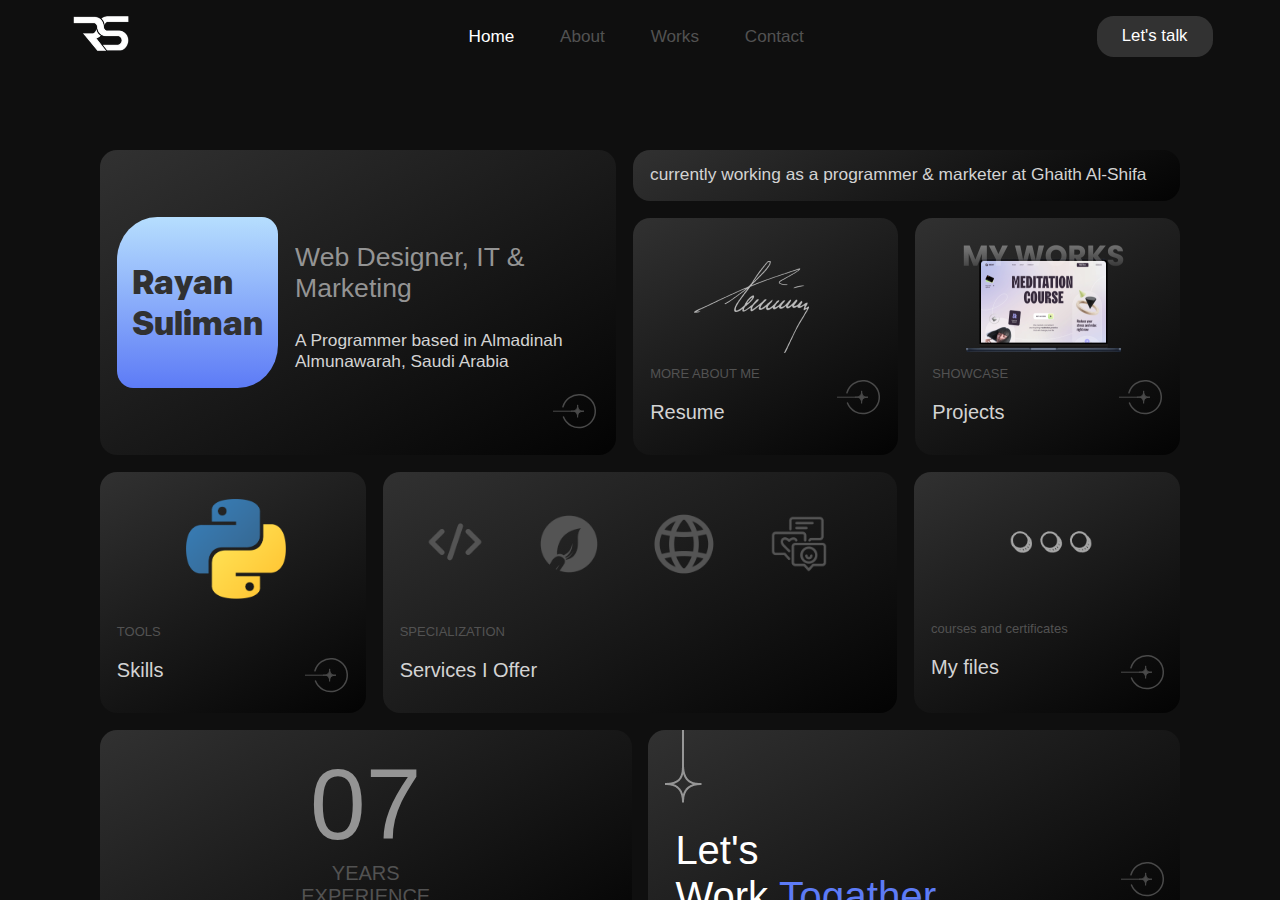
<file: index.html>
<!DOCTYPE html> <html lang="en">
<head>
<meta charset="utf-8"/>
<meta name="author" content="meeda">
<meta name="viewport" content="width=device-width, initial-scale=1.0">
<link rel="stylesheet" href="https://cdnjs.cloudflare.com/ajax/libs/font-awesome/4.7.0/css/font-awesome.min.css">
<title>Rayan Suliman</title>
<meta name="description" content="  Rayan Suliman CV's"/>
<link rel="icon" type="" href="">
<link rel="stylesheet" href="style.css">
<link rel="stylesheet" href="timeline.css">
<link rel="icon" type="image/png" href="files/logo.png">

<!-- Your existing JavaScript libraries or scripts -->

<!-- Modify the following script for coloring the selected menu item -->
<!-- Your existing JavaScript libraries or scripts -->

<!-- Modify the following script for coloring the selected menu item -->
<script>
  document.addEventListener('DOMContentLoaded', function () {
    // Get all menu items
    const menuItems = document.querySelectorAll('.menu a');

    // Add click event listener to each menu item
    menuItems.forEach(item => {
      item.addEventListener('click', function () {
        // Remove 'active' class from all menu items
        menuItems.forEach(item => {
          item.classList.remove('active');
        });

        // Add 'active' class to the clicked menu item
        this.classList.add('active');
      });
    });

    // Set the initial active menu item based on the current page
    const path = window.location.pathname;
    const currentPage = path.substring(path.lastIndexOf('/') + 1);
    
    menuItems.forEach(item => {
      const href = item.getAttribute('href');
      if (currentPage === href || (currentPage === "" && href === "index.html")) {
        item.classList.add('active');
      }
    });
  });
</script>

</head>

<body>
  <div class="black-overlay">

    <header class="head">
      <a href="index.html"><img src="files/logo.png" alt="logo"></a>
      <ul class="menu">
        <li><a href="index.html" class="active">Home</a></li>
        <li><a href="about.html">About</a></li>
        <li><a href="works.html">Works</a></li>
        <li><a href="contact.html">Contact</a></li>
      </ul>
      <a href="contact.html" class="letstalk">Let's talk</a>
    </header>

  <div class="sections">

      <div class="section1">
    <div class="profile">
      <div class="nameback">
      <p class="name">Rayan <br> Suliman</p>
    </div>
      <div class="formore">
        <p class="custome">Web Designer, IT & Marketing</p>
        <p class="intro">A Programmer based in Almadinah Almunawarah, Saudi Arabia</p>
        <a class="morebutton" href="about.html"><img src="files/icon.svg" alt=""></a>
      </div>
    </div>

    <div class="one">

      <div class="latest">
        <p class="moving-text">currently working as a programmer & marketer at Ghaith Al-Shifa</p>
      </div>

    <div class="one_one">
    <div class="formore more ">
      <img src="files/sign.png" alt="sign">
      <div class="morediv">
        <div class="thetwotext">
          <p class="moreaboutme">MORE ABOUT ME</p>
          <p class="moreaboutmer" >Resume</p>
        </div>
        <div class="morebuttondiv">
          <a class="morebutton paddingclass" href="files.html"><img src="files/icon.svg" alt=""></a>
        </div>
      </div>
      

    </div>

    <div class="formore projects">
      <img src="files/my-works.png" alt="sign">
      <div class="morediv">
        <div class="thetwotext">
          <p class="moreaboutme">SHOWCASE</p>
          <p class="moreaboutmer" >Projects</p>
        </div>
        <div class="morebuttondiv">
          <a class="morebutton paddingclass" href="works.html"><img src="files/icon.svg" alt=""></a>
        </div>
      </div>
    </div>

  </div>
  </div>
      </div>
      
      <div class="section2">
        <div class="courses formore">
          <img class="pythonimg" src="files/PYTHON.png" alt="sign">
          <div class="morediv">
            <div class="thetwotext" style="padding-top: 20px;">
              <p class="moreaboutme">TOOLS</p>
              <p class="moreaboutmer" >Skills</p>
            </div>
            <div class="morebuttondiv" style="padding-top: 50px;">
              <a class="morebutton paddingclass" href="about.html"><img src="files/icon.svg" alt=""></a>
            </div>
          </div>

          

        </div>


        <div class="service formore">
          <img class="tollsimg" width="110px" src="files/code.png" alt="">
          <img class="tollsimg" width="110px" src="files/design.png" alt="">
          <img class="tollsimg" width="110px" src="files/it.png" alt="">
          <img class="tollsimg" width="110px"  src="files/marketing.png" alt="">
          <div class="tollsimg" class="morediv">
            <div class="thetwotext" style="padding-top: 20px;">
              <p class="moreaboutme">SPECIALIZATION</p>
              <p class="moreaboutmer" >Services I Offer</p>
            </div>
            <div class="morebuttondiv button" style="padding-top: 30px;">
              <a class="morebutton paddingclass" href="about.html"><img src="files/icon.svg" alt=""></a>
            </div>
          </div>

        </div>





        <div class="social">
          <img style="padding: 40px 0;" class="pythonimg" src="files/ME.png" alt="sign">
          <div class="morediv">
            <div class="thetwotext" style="padding-top: 20px;">
              <p class="moreaboutme">courses and certificates</p>
              <p class="moreaboutmer" > My files</p>
            </div>
            <div class="morebuttondiv" style="padding-top: 50px;">
              <a style="margin-right: 30PX;" class="morebutton paddingclass" href="files.html"><img src="files/icon.svg" alt=""></a>
            </div>
          </div>


        </div>
      </div>

      <div class="section3">
        <div class="exp">

          <p class="theexp1" >07</p>
          <p class="theexp2" >YEARS <br>
            EXPERIENCE</p>

        </div>
    
        <div class="edu">
          <img class="icon2" src="files/icon2.png" alt="">
          <div class="morediv addpadding">
            <div class="thetwotext " ">
              <p>Let's <br> Work <span>Togather</span> </p>
            </div>
            <div class="morebuttondiv" style="padding-top: 30px;">
              <a style="margin-right: 30PX;" class="morebutton paddingclass" href="contact.html"><img src="files/icon.svg" alt=""></a>
            </div>
          </div>

    
        </div>
      </div>
  </div>



  <div class="branches">

    <div class="branch1">
      <div class="profile">
        <div class="nameback">
        <p class="name">Rayan <br> Suliman</p>
      </div>
        <div class="formore">
          <p class="custome">Web Designer, IT & Marketing</p>
          <p class="intro">A Programmer based in Almadinah Almunawarah, Saudi Arabia</p>
          <a class="morebutton" href="about.html"><img src="files/icon.svg" alt=""></a>
        </div>
      </div>
    </div>

    <div class="branch2">
      <div class="latest">
        <p class="moving-text">currently working at Ghaith Al-Shifa</p>
      </div>
    </div>

    <div>
        <div class="formore more ">
          <img src="files/sign.png" alt="sign">
          <div class="morediv">
            <div class="thetwotext">
              <p class="moreaboutme">MORE ABOUT ME</p>
              <p class="moreaboutmer" >Resume</p>
            </div>
            <div class="morebuttondiv">
              <a class="morebutton paddingclass" href="files.html"><img src="files/icon.svg" alt=""></a>
            </div>
          </div>
        
      </div>
    </div>

    <div>
      <div class="formore more22 ">
        <img src="files/my-works.png" alt="sign">
        <div class="morediv">
          <div class="thetwotext">
            <p class="moreaboutme">SHOWCASE</p>
            <p class="moreaboutmer" >Projects</p>
          </div>
          <div class="morebuttondiv">
            <a class="morebutton paddingclass" href="works.html"><img src="files/icon.svg" alt=""></a>
          </div>
        </div>
      
    </div>
  </div>



  <div>
    <div class="formore more22 ">
      <img style="padding: 40px 0;" class="pythonimg" src="files/ME.png" alt="sign">
      <div class="morediv">
        <div class="thetwotext" style="padding-top: 20px;">
          <p class="moreaboutme">courses and certificates</p>
          <p class="moreaboutmer" > My files</p>
        </div>
        <div class="morebuttondiv" style="padding-top: 30px;">
          <a style="margin-right: 30PX;" class="morebutton paddingclass" href="files.html"><img src="files/icon.svg" alt=""></a>
        </div>
      </div>
    
  </div>
  </div>


  <div>
    <div class="exp">
  
      <p class="theexp1" >07</p>
      <p class="theexp2" >YEARS <br>
        EXPERIENCE</p>
  
    </div>
  </div>
  
  <div>
    <div class="edu">
      <img class="icon2" src="files/icon2.png" alt="">
      <div class="morediv addpadding">
        <div class="thetwotext2 " ">
          <p>Let's <br> Work <span>Togather</span> </p>
        </div>
        <div class="morebuttondiv" style="padding-top: 30px;">
          <a style="margin-right: 65PX;" class="morebutton paddingclass" href="contact.html"><img src="files/icon.svg" alt=""></a>
        </div>
      </div>


    </div>
</div>





  </div>
    <footer>
        <a class="lastlogo" href="index2.html"><img src="files/logo.png" alt="logo"></a>
      <p>© All rights reserved by <a href="index.html">rayansily</a></p>
  </footer>
</div>
</body>

<script src="script.js"></script>
</file>
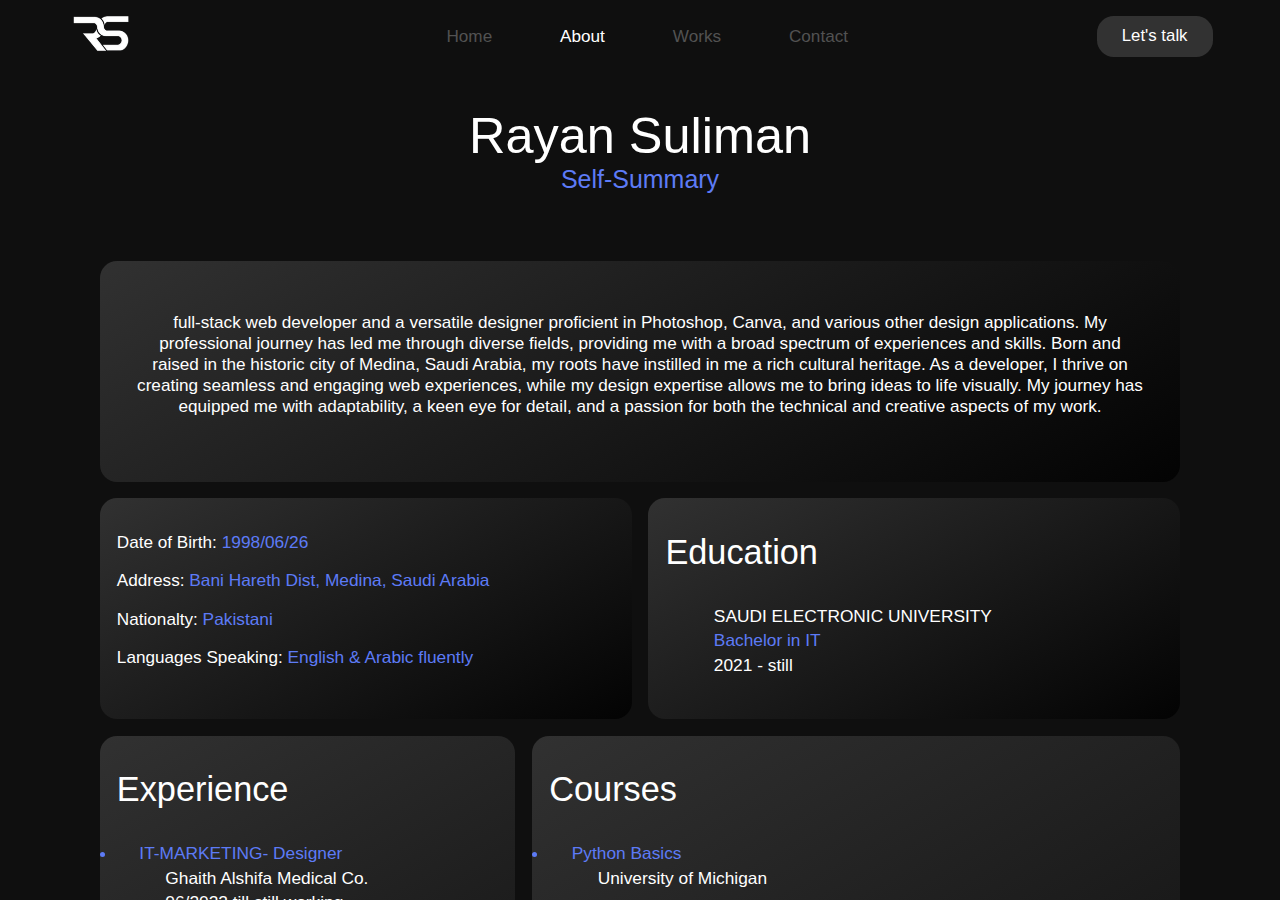
<file: about.html>
<!DOCTYPE html> <html lang="en">
<head>
<meta charset="utf-8"/>
<meta name="author" content="meeda">
<meta name="viewport" content="width=device-width, initial-scale=1.0">
<link rel="stylesheet" href="https://cdnjs.cloudflare.com/ajax/libs/font-awesome/4.7.0/css/font-awesome.min.css">
<title>Rayan Suliman</title>
<meta name="description" content="  Rayan Suliman CV's"/>
<link rel="icon" type="" href="">
<link rel="stylesheet" href="style.css">
<link rel="stylesheet" href="about.css">
<link rel="stylesheet" href="timeline.css">
<link rel="icon" type="image/png" href="files/logo.png">


  <!-- Modify the following script for coloring the selected menu item -->
  <script>
    document.addEventListener('DOMContentLoaded', function () {
      // Get all menu items
      const menuItems = document.querySelectorAll('.menu a');
  
      // Add click event listener to each menu item
      menuItems.forEach(item => {
        item.addEventListener('click', function () {
          // Remove 'active' class from all menu items
          menuItems.forEach(item => {
            item.classList.remove('active');
          });
  
          // Add 'active' class to the clicked menu item
          this.classList.add('active');
        });
      });
  
      // Set the initial active menu item based on the current page
      const path = window.location.pathname;
      const currentPage = path.substring(path.lastIndexOf('/') + 1);
      
      menuItems.forEach(item => {
        const href = item.getAttribute('href');
        if (currentPage === href || (currentPage === "" && href === "index.html")) {
          item.classList.add('active');
        }
      });
    });
  </script>
</head>

<body>
  <div class="black-overlay">

    <header class="head">
        <a href="index.html"><img src="files/logo.png" alt="logo"></a>
        <ul class="menu">
          <li><a href="index.html">Home</a></li>
          <li><a href="about.html">About</a></li>
          <li><a href="works.html">Works</a></li>
          <li><a href="contact.html">Contact</a></li>
        </ul>
        <a href="contact.html" class="letstalk">Let's talk</a>

      </header>


  <div class="sections">

    <div class="headtext">
    <p>Rayan Suliman</p>
    <p class="self">Self-Summary</p>
    </div>
    
    <div class="section4">
        <div class="ext">

          <p>full-stack web developer and a versatile designer proficient in Photoshop, Canva, and various other design applications. My professional journey has led me through diverse fields, providing me with a broad spectrum of experiences and skills. Born and raised in the historic city of Medina, Saudi Arabia, my roots have instilled in me a rich cultural heritage. As a developer, I thrive on creating seamless and engaging web experiences, while my design expertise allows me to bring ideas to life visually. My journey has equipped me with adaptability, a keen eye for detail, and a passion for both the technical and creative aspects of my work.</p>

        </div>
    
      </div>





      <div class="section3">
        <div class="exd">
        <p>Date of Birth: <span>1998/06/26</span>  </p>
        <p>Address: <span>Bani Hareth Dist, Medina, Saudi Arabia</span>  </p>
        <p>Nationalty: <span>Pakistani</span>  </p>
        <p>Languages Speaking: <span>English & Arabic fluently</span>  </p>


        </div>
    
        <div class="edr">
            <div class="up">
                <p>Education</p>
            </div>
            <div class="down">
                <p>SAUDI ELECTRONIC UNIVERSITY</p>
                <p class="Bachelor">Bachelor in IT</p>
                <p>2021 - still</p>
            </div>
    

    
        </div>
      </div>
    
      <div class="section3">
        
        <div class="edff">
            <div class="up">
                <p>Experience</p>
            </div>
            <div class="down">
                <li>IT-MARKETING- Designer</li>
                <p>Ghaith Alshifa Medical  Co.</p>
                <p>06/2022 till still working</p>
                <br>
                <li>General Supervisor</li>
                <p>Green Grove Soil Factory</p>
                <p>10/2019 till 12/2021</p>
                <br>
                <li>General Supervisor</li>
                <p>Safeer Almutajirah</p>
                <p>10/2017 till 09/2019</p>
            </div>
            <div class="up">
                <p>Skills</p>
            </div>
            <div >
                <li>Python</li>
                <br>
                <li>HTML - CSS - JS</li>
                <br>
                <li>Designing</li>
                <br>
                <li>DataBase</li>
            </div>
            
    
        </div>
    
        <div class="edf">
            <div class="up">
                <p>Courses</p>
            </div>
            <div class="down">
                <li>Python Basics</li>
                <p>University of Michigan</p>
                <br>
                <li>Python Classes and Inheritance</li>
                <p>University of Michigan</p>
                <br>
                <li>Python Functions, Files, and Dictionaries</li>
                <p>University of Michigan</p>
                <br>
                <li>Data Collection and Processing with Python</li>
                <p>University of Michigan</p>
                <br>
                <li>Linear Algebra for Machine Learning and Data Science</li>
                <p>University of Michigan</p>
                <br>
                <li>Calculus for Machine Learning and Data Science</li>
                <p>University of Michigan</p>
                <br>
                <li>Probability & Statistics for Machine Learning & Data Science</li>
                <p>University of Michigan</p>
                <br>
                <li>English Advanced Course</li>
                <p>English and Chinese center</p>

            </div>
    

    
        </div>
      </div>


      <div class="section3">
        <div class="projects">
            <div class="up">
                <p>Projects</p>
            </div>
        <div class="downprojects">
            <div class="project1">
                <img src="files/small-logo.png" alt="">
                <p> Realestate  system</p>
            </div>
            <div class="project1">
                <img src="files/ghaith.png" alt="">
                <p>Medical webapp </p>
            </div>
            <div class="project1">
                <img src="files/logo.png" alt="">
                <p>Personal website </p>
            </div>
        </div>

        </div>
    
        <div class="edu">
          <img class="icon2" src="files/icon2.png" alt="">
          <div class="morediv addpadding">
            <div class="thetwotext " ">
              <p>Let's <br> Work <span>Togather</span> </p>
            </div>
            <div class="morebuttondiv" style="padding-top: 30px;">
              <a style="margin-right: 30PX;" class="morebutton paddingclass" href="contact.html"><img src="files/icon.svg" alt=""></a>
            </div>
          </div>

    
        </div>
      </div>


      
  </div>




<div class="branches">


    <div class="headtext">
    <p>Rayan Suliman</p>
    <p class="self">Self-Summary</p>
    </div>
    
    <div class="aboutdiv">

          <p>full-stack web developer and a versatile designer proficient in Photoshop, Canva, and various other design applications. My professional journey has led me through diverse fields, providing me with a broad spectrum of experiences and skills. Born and raised in the historic city of Medina, Saudi Arabia, my roots have instilled in me a rich cultural heritage. As a developer, I thrive on creating seamless and engaging web experiences, while my design expertise allows me to bring ideas to life visually. My journey has equipped me with adaptability, a keen eye for detail, and a passion for both the technical and creative aspects of my work.</p>
    
      </div>





      <div class="aboutdiv">
        <p>Date of Birth: <span class="coloring">1998/06/26</span>  </p>
        <p>Address: <span class="coloring">Bani Hareth Dist, Medina, Saudi Arabia</span>  </p>
        <p>Nationalty: <span class="coloring">Pakistani</span>  </p>
        <p>Languages Speaking: <span class="coloring">English & Arabic fluently</span>  </p>


      </div>
    

      <div class="aboutdiv">
    
            <div class="up">
                <p>Education</p>
            </div>
            <div class="down">
                <p>SAUDI ELECTRONIC UNIVERSITY</p>
                <p class="Bachelor">Bachelor in IT</p>
                <p>2021 - still</p>    

        </div>
      </div>






      <div class="aboutdiv">
        
            <div class="up">
                <p>Experience</p>
            </div>
            <div class="down">
                <li>IT-MARKETING- Designer</li>
                <p>Ghaith Alshifa Medical  Co.</p>
                <p>06/2022 till still working</p>
                <br>
                <li>General Supervisor</li>
                <p>Green Grove Soil Factory</p>
                <p>10/2019 till 12/2021</p>
                <br>
                <li>General Supervisor</li>
                <p>Safeer Almutajirah</p>
                <p>10/2017 till 09/2019</p>
            </div>
            <div class="up">
                <p>Skills</p>
            </div>
            <div >
                <li>Python</li>
                <br>
                <li>HTML - CSS - JS</li>
                <br>
                <li>Designing</li>
                <br>
                <li>DataBase</li>
            </div>
            
    
        </div>
    


      <div class="aboutdiv ">
  
    
            <div class="up">
                <p>Courses</p>
            </div>
            <div class="down ">
                <li>Python Basics</li>
                <p>University of Michigan</p>
                <br>
                <li>Python Classes and Inheritance</li>
                <p>University of Michigan</p>
                <br>
                <li>Python Functions, Files, and Dictionaries</li>
                <p>University of Michigan</p>
                <br>
                <li>Data Collection and Processing with Python</li>
                <p>University of Michigan</p>
                <br>
                <li>Linear Algebra for Machine Learning and Data Science</li>
                <p>University of Michigan</p>
                <br>
                <li>Calculus for Machine Learning and Data Science</li>
                <p>University of Michigan</p>
                <br>
                <li>Probability & Statistics for Machine Learning & Data Science</li>
                <p>University of Michigan</p>
                <br>
                <li>English Advanced Course</li>
                <p>English and Chinese center</p>

            </div>
    

    
      </div>




      <div class="aboutdiv">
            <div class="up">
                <p>Projects</p>
            </div>
        <div class="downprojects">
            <div class="project1">
                <img src="files/small-logo.png" alt="">
                <p> Realestate  system</p>
            </div>
            <div class="project1">
                <img src="files/ghaith.png" alt="">
                <p>Medical webapp </p>
            </div>
            <div class="project1">
                <img src="files/logo.png" alt="">
                <p>Personal website </p>
            </div>
        </div>

    
      </div>


      <div>
        <div class="edu">
          <img class="icon2" src="files/icon2.png" alt="">
          <div class="morediv addpadding">
            <div class="thetwotext2 " ">
              <p>Let's <br> Work <span>Togather</span> </p>
            </div>
            <div class="morebuttondiv" style="padding-top: 30px;">
              <a style="margin-right: 65PX;" class="morebutton paddingclass" href="contact.html"><img src="files/icon.svg" alt=""></a>
            </div>
          </div>
    
    
        </div>
    </div>


      


</div>


    <footer>
      <p>© All rights reserved by <a href="index.html">rayansily</a></p>
  </footer>
</div>
</body>

<script src="script.js"></script>
</file>
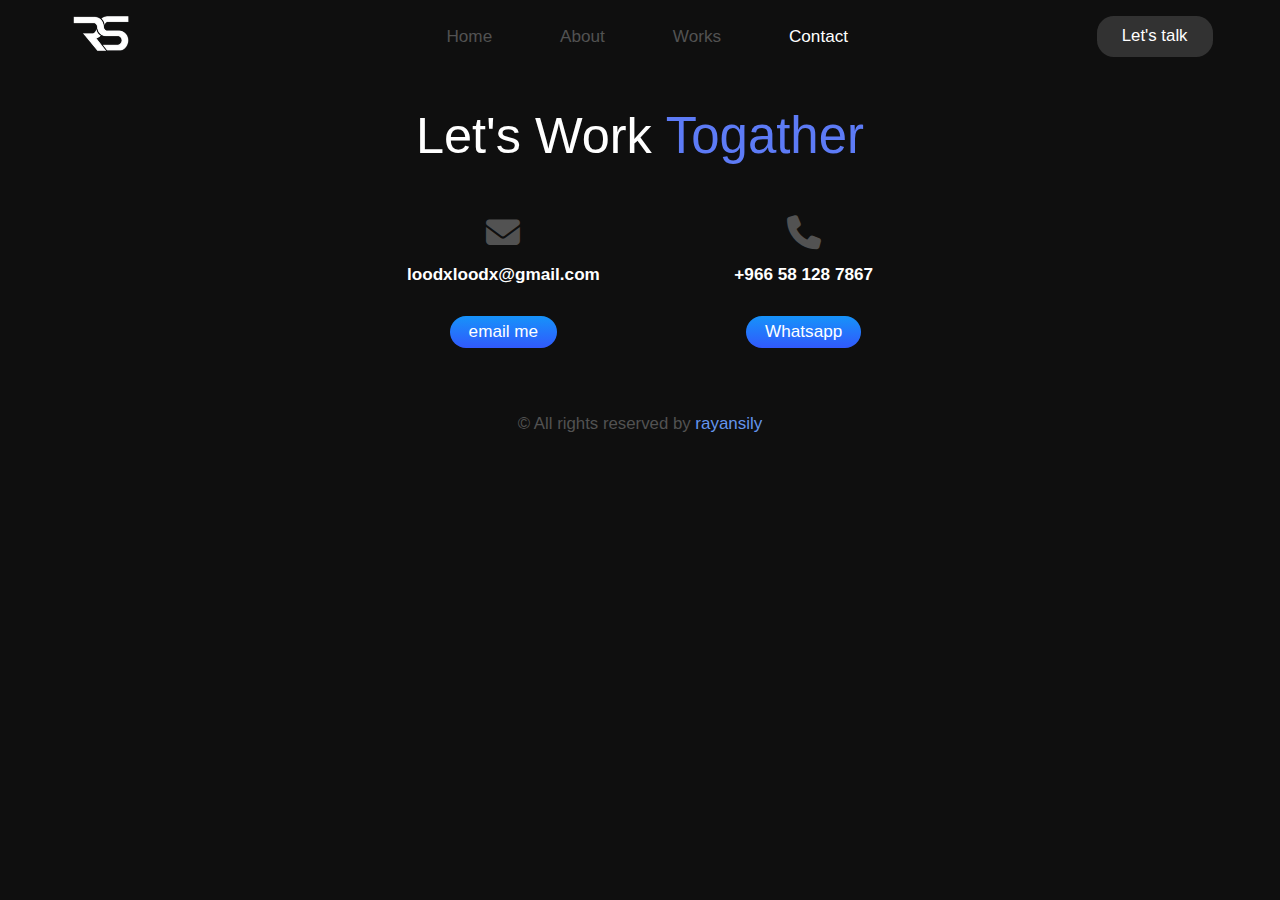
<file: contact.html>
<!DOCTYPE html> <html lang="en">
<head>
<meta charset="utf-8"/>
<meta name="author" content="meeda">
<meta name="viewport" content="width=device-width, initial-scale=1.0">
<link rel="stylesheet" href="https://cdnjs.cloudflare.com/ajax/libs/font-awesome/4.7.0/css/font-awesome.min.css">
<title>Rayan Suliman</title>
<meta name="description" content="  Rayan Suliman CV's"/>
<link rel="icon" type="" href="">
<link rel="stylesheet" href="style.css">
<link rel="stylesheet" href="about.css">
<link rel="stylesheet" href="timeline.css">
<link rel="icon" type="image/png" href="files/logo.png">
<link rel="stylesheet" href="https://cdnjs.cloudflare.com/ajax/libs/font-awesome/6.4.0/css/all.min.css">
<link rel="stylesheet" href="https://cdnjs.cloudflare.com/ajax/libs/font-awesome/4.7.0/css/font-awesome.min.css">




  <!-- Modify the following script for coloring the selected menu item -->
  <script>
    document.addEventListener('DOMContentLoaded', function () {
      // Get all menu items
      const menuItems = document.querySelectorAll('.menu a');
  
      // Add click event listener to each menu item
      menuItems.forEach(item => {
        item.addEventListener('click', function () {
          // Remove 'active' class from all menu items
          menuItems.forEach(item => {
            item.classList.remove('active');
          });
  
          // Add 'active' class to the clicked menu item
          this.classList.add('active');
        });
      });
  
      // Set the initial active menu item based on the current page
      const path = window.location.pathname;
      const currentPage = path.substring(path.lastIndexOf('/') + 1);
      
      menuItems.forEach(item => {
        const href = item.getAttribute('href');
        if (currentPage === href || (currentPage === "" && href === "index.html")) {
          item.classList.add('active');
        }
      });
    });
  </script>
</head>

<body>
  <div class="black-overlay">

    <header class="head">
        <a href="index.html"><img src="files/logo.png" alt="logo"></a>
        <ul class="menu">
          <li><a href="index.html">Home</a></li>
          <li><a href="about.html">About</a></li>
          <li><a href="works.html">Works</a></li>
          <li><a href="contact.html">Contact</a></li>
        </ul>
        <a href="contact.html" class="letstalk">Let's talk</a>

      </header>


  <div class="sections">

    <div class="headtext">
        <p>Let's Work <span>Togather</span>  </p>
    </div>

    <div class="contact">

        <div class="contact1">
            <i class="fa-solid fa-envelope fa-2xl" style="color: #525252;"></i>
            <h2>loodxloodx@gmail.com</h2>
            <a target="_blank" class="code" href="mailto:loodxloodx@gmail.com"> email me </a>

        </div>

        <div class="contact1">
            <i class="fa-solid fa-phone fa-2xl" style="color: #525252;"></i>
            <h2>+966 58 128 7867</h2>
            <a target="_blank" class="code" href="https://wa.me/+966581287867">Whatsapp</a>
        </div>

    </div>


  </div>





  <div class="branches">
    <div class="headtext letswork1">
      <p class="letswork">Let's Work <span>Togather</span>  </p>
  </div>

  <div class="contact">

      <div class="contact1">
          <i class="fa-solid fa-envelope fa-2xl" style="color: #525252;"></i>
          <h2>loodxloodx@gmail.com</h2>
          <a target="_blank" class="code" href="mailto:loodxloodx@gmail.com"> email me </a>

      </div>

      <div class="contact1">
          <i class="fa-solid fa-phone fa-2xl" style="color: #525252;"></i>
          <h2>+966 58 128 7867</h2>
          <a target="_blank" class="code" href="https://wa.me/+966581287867">Whatsapp</a>
      </div>

  </div>
  </div>
    <footer>
      <p>© All rights reserved by <a href="index.html">rayansily</a></p>
  </footer>
</div>
</body>

<script src="script.js"></script>
</file>
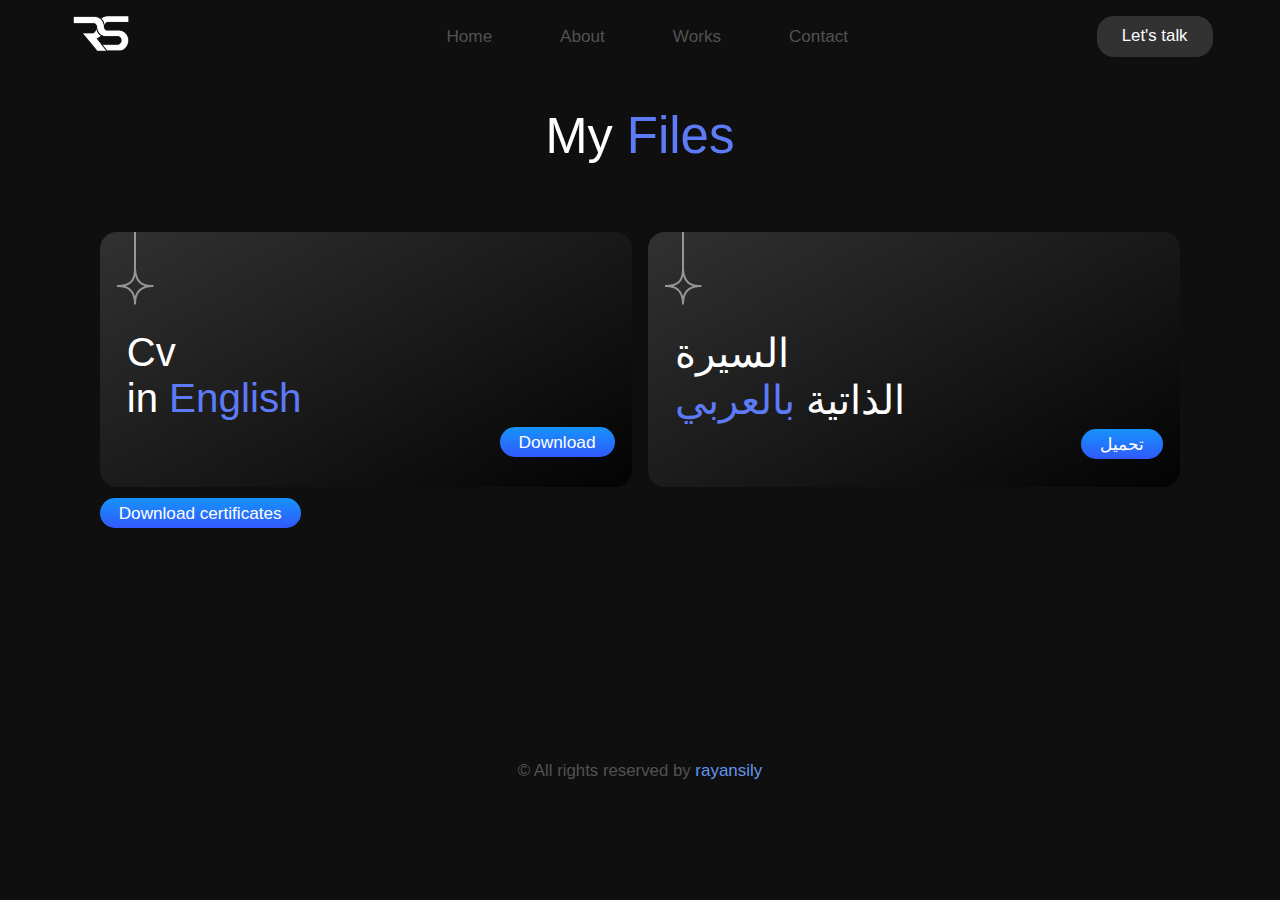
<file: files.html>
<!DOCTYPE html> <html lang="en">
<head>
<meta charset="utf-8"/>
<meta name="author" content="meeda">
<meta name="viewport" content="width=device-width, initial-scale=1.0">
<link rel="stylesheet" href="https://cdnjs.cloudflare.com/ajax/libs/font-awesome/4.7.0/css/font-awesome.min.css">
<title>Rayan Suliman</title>
<meta name="description" content="  Rayan Suliman CV's"/>
<link rel="icon" type="" href="">
<link rel="stylesheet" href="style.css">
<link rel="stylesheet" href="about.css">
<link rel="stylesheet" href="timeline.css">
<link rel="icon" type="image/png" href="files/logo.png">


  <!-- Modify the following script for coloring the selected menu item -->
  <script>
    document.addEventListener('DOMContentLoaded', function () {
      // Get all menu items
      const menuItems = document.querySelectorAll('.menu a');
  
      // Add click event listener to each menu item
      menuItems.forEach(item => {
        item.addEventListener('click', function () {
          // Remove 'active' class from all menu items
          menuItems.forEach(item => {
            item.classList.remove('active');
          });
  
          // Add 'active' class to the clicked menu item
          this.classList.add('active');
        });
      });
  
      // Set the initial active menu item based on the current page
      const path = window.location.pathname;
      const currentPage = path.substring(path.lastIndexOf('/') + 1);
      
      menuItems.forEach(item => {
        const href = item.getAttribute('href');
        if (currentPage === href || (currentPage === "" && href === "index.html")) {
          item.classList.add('active');
        }
      });
    });
  </script>
</head>

<body>
  <div class="black-overlay">

    <header class="head">
        <a href="index.html"><img src="files/logo.png" alt="logo"></a>
        <ul class="menu">
          <li><a href="index.html">Home</a></li>
          <li><a href="about.html">About</a></li>
          <li><a href="works.html">Works</a></li>
          <li><a href="contact.html">Contact</a></li>
        </ul>
        <a href="contact.html" class="letstalk">Let's talk</a>

      </header>


  <div class="sections">

    <div class="headtext">
    <p>My <span>Files</span>  </p>
    </div>
    


      <div class="section3">
        <div class="edu1">
            <img class="icon2" src="files/icon2.png" alt="">
            <div class="morediv addpadding">
              <div class="thetwotext " ">
                <p>Cv <br> in <span>English</span> </p>
              </div>
              

            </div>
            <div dir="rtl" class="codediv">
                <a target="_blank"  href="files/CV.pdf" class="code">Download</a>
              </div>
      
          </div>

          <div class="edu1">
            <img class="icon2" src="files/icon2.png" alt="">
            <div class="morediv addpadding">
              <div class="thetwotext " ">
                <p>السيرة<br> الذاتية <span>بالعربي</span> </p>
              </div>

            </div>
            <div style="padding-bottom: 10em;"  dir="rtl" class="codediv">
                <a target="_blank"   href="files/سيرة ذاتية.pdf" class="code">تحميل</a>
              </div>
  
      
          </div>

          
      
  </div>

<div class="download">
    <div  style="padding-bottom: 10em;"   class="codediv">
        <a target="_blank"   href="files/cer.pdf" class="code">Download certificates</a>
      </div>
</div>



</div>

<div class="branches">
  <div class="headtext">
    <p>My <span>Files</span>  </p>
    </div>
    





  <div>
    <div class="edu">
      <img class="icon2" src="files/icon2.png" alt="">
      <div class="morediv addpadding">
        <div class="thetwotext " ">
          <p>Cv <br> in <span>English</span> </p>
        </div>
        <div class="morebuttondiv" style="padding-top: 30px;">
          <a style="margin-right: 65PX;" class="morebutton paddingclass" href="files/CV.pdf"><img src="files/icon.svg" alt=""></a>
        </div>
      </div>


    </div>
</div>



<div>
  <div class="edu">
    <img class="icon2" src="files/icon2.png" alt="">
    <div class="morediv addpadding">
      <div class="thetwotext " ">
        <p>السيرة<br> الذاتية <span>بالعربي</span> </p>
      </div>
      <div class="morebuttondiv" style="padding-top: 30px;">
        <a style="margin-right: 65PX;" class="morebutton paddingclass" href="files/سيرة ذاتية.pdf"><img src="files/icon.svg" alt=""></a>
      </div>
    </div>


  </div>
</div>





<div class="download">
    <div  style="padding-bottom: 2em;"   class="codediv">
        <a target="_blank"   href="files/cer.pdf" class="code">Download certificates</a>
      </div>
</div>
</div>








<footer>
<p>© All rights reserved by <a href="index.html">rayansily</a></p>
</footer>
</body>

<script src="script.js"></script>
</file>
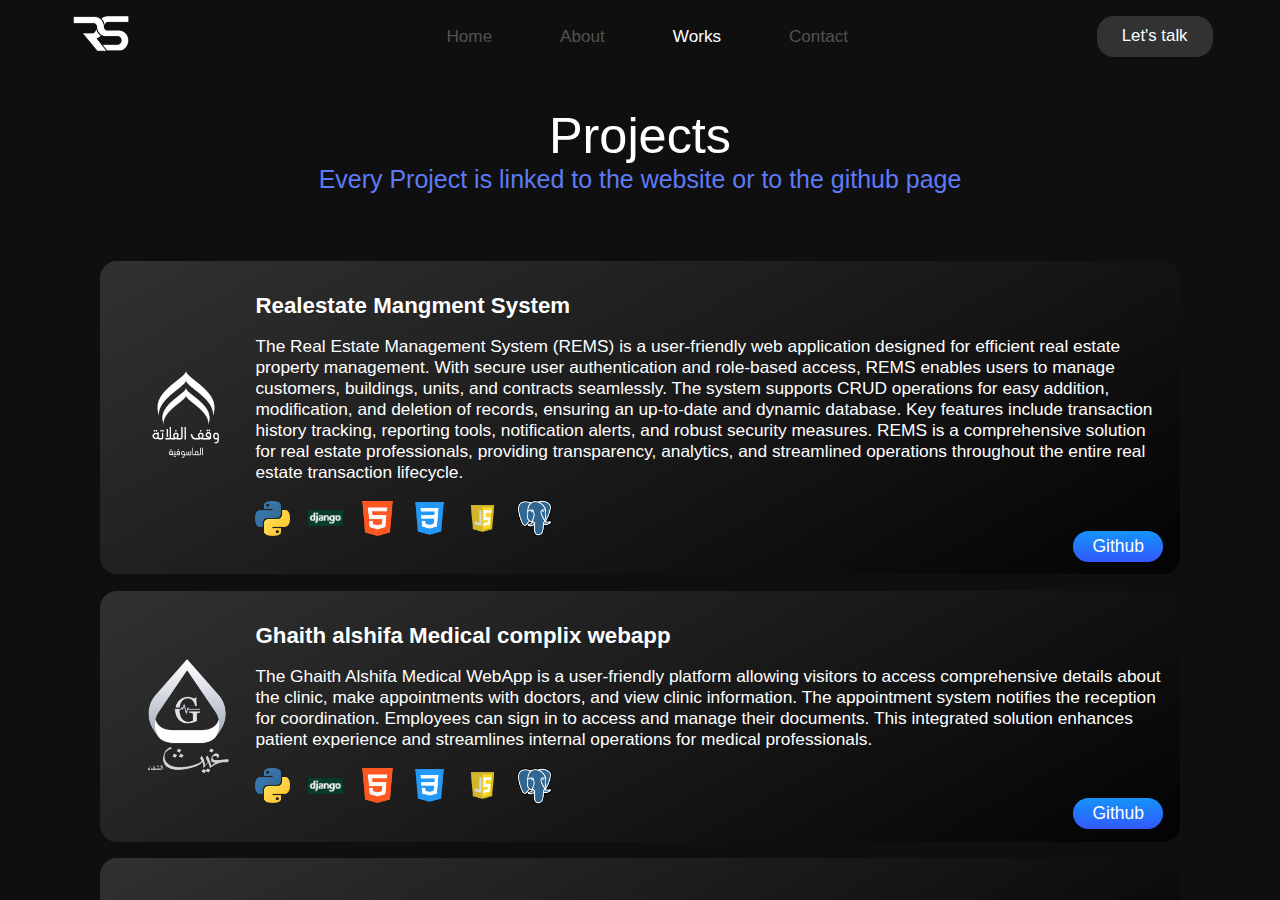
<file: works.html>
<!DOCTYPE html> <html lang="en">
<head>
<meta charset="utf-8"/>
<meta name="author" content="meeda">
<meta name="viewport" content="width=device-width, initial-scale=1.0">
<link rel="stylesheet" href="https://cdnjs.cloudflare.com/ajax/libs/font-awesome/4.7.0/css/font-awesome.min.css">
<title>Rayan Suliman</title>
<meta name="description" content="  Rayan Suliman CV's"/>
<link rel="icon" type="" href="">
<link rel="stylesheet" href="style.css">
<link rel="stylesheet" href="about.css">
<link rel="stylesheet" href="timeline.css">
<link rel="icon" type="image/png" href="files/logo.png">


  <!-- Modify the following script for coloring the selected menu item -->
  <script>
    document.addEventListener('DOMContentLoaded', function () {
      // Get all menu items
      const menuItems = document.querySelectorAll('.menu a');
  
      // Add click event listener to each menu item
      menuItems.forEach(item => {
        item.addEventListener('click', function () {
          // Remove 'active' class from all menu items
          menuItems.forEach(item => {
            item.classList.remove('active');
          });
  
          // Add 'active' class to the clicked menu item
          this.classList.add('active');
        });
      });
  
      // Set the initial active menu item based on the current page
      const path = window.location.pathname;
      const currentPage = path.substring(path.lastIndexOf('/') + 1);
      
      menuItems.forEach(item => {
        const href = item.getAttribute('href');
        if (currentPage === href || (currentPage === "" && href === "index.html")) {
          item.classList.add('active');
        }
      });
    });
  </script>
</head>

<body>
  <div class="black-overlay">

    <header class="head">
        <a href="index.html"><img src="files/logo.png" alt="logo"></a>
        <ul class="menu">
          <li><a href="index.html">Home</a></li>
          <li><a href="about.html">About</a></li>
          <li><a href="works.html">Works</a></li>
          <li><a href="contact.html">Contact</a></li>
        </ul>
        <a href="contact.html" class="letstalk">Let's talk</a>

      </header>


  <div class="sections">

    <div class="headtext">
    <p>Projects</p>
    <p class="self">Every Project is linked to the website or to the github page</p>
    </div>

      <div class="section3">
        <div class="proj">

            <div class="imgdiv">
                <img src="files/small-logo.png" alt="">
            </div>

            <div class="textdiv">
                <h1>Realestate Mangment System</h1>
                <p>The Real Estate Management System (REMS) is a user-friendly web application designed for efficient real estate property management. With secure user authentication and role-based access, REMS enables users to manage customers, buildings, units, and contracts seamlessly. The system supports CRUD operations for easy addition, modification, and deletion of records, ensuring an up-to-date and dynamic database. Key features include transaction history tracking, reporting tools, notification alerts, and robust security measures. REMS is a comprehensive solution for real estate professionals, providing transparency, analytics, and streamlined operations throughout the entire real estate transaction lifecycle.</p>
                <div class="tools">
                    <img src="files/PYTHON.png" alt="PYTHON">
                    <img src="files/django-logo-negative.png" alt="django">
                    <img src="files/html.png" alt="html">
                    <img src="files/css.png" alt="css">
                    <img src="files/js.webp" alt="js">
                    <img src="files/postgres.png" alt="postgres">
                </div>
                <div dir="rtl" class="codediv">
                  <a target="_blank"  href="https://github.com/meedax77/ejar" class="code">Github</a>
                </div>
                
            </div>
            
        </div>



      </div>



      <div class="section3">
        <div class="proj">

            <div class="imgdiv">
                <img src="files/ghaith.png" alt="ghaith">
            </div>

            <div class="textdiv">
                <h1>  Ghaith alshifa Medical complix webapp</h1>
                <p>The Ghaith Alshifa Medical WebApp is a user-friendly platform allowing visitors to access comprehensive details about the clinic, make appointments with doctors, and view clinic information. The appointment system notifies the reception for coordination. Employees can sign in to access and manage their documents. This integrated solution enhances patient experience and streamlines internal operations for medical professionals.
                </p>
                <div class="tools">
                    <img src="files/PYTHON.png" alt="PYTHON">
                    <img src="files/django-logo-negative.png" alt="django">
                    <img src="files/html.png" alt="html">
                    <img src="files/css.png" alt="css">
                    <img src="files/js.webp" alt="js">
                    <img src="files/postgres.png" alt="postgres">
                </div>
                <div dir="rtl" class="codediv">
                  <a target="_blank" href="https://github.com/meedax77/Ghaith" class="code">Github</a>
                </div>
                
            </div>
            
        </div>



      </div>
    

      <div class="section3">
        <div class="proj">

            <div class="imgdiv">
                <img src="files/logo.png" alt="ghaith">
            </div>

            <div class="textdiv">
                <h1> Portfolio</h1>
                <p>This Website you currently in</p>
                <div class="tools">

                    <img src="files/html.png" alt="html">
                    <img src="files/css.png" alt="css">
                    <img src="files/js.webp" alt="js">
                </div>
                
            </div>
            
        </div>



      </div>
      
  </div>

<div class="branches">

  <div class="headtext headtext2">
    <p class="theheadtext">Projects</p>
    <p class="self thesecondtext">Every Project is linked to the website or to the github page</p>
    </div>

        <div class="aboutdiv aboutdiv1">

            <div class="imgdiv">
                <img src="files/small-logo.png" alt="">
            </div>

            <div class="textdiv">
                <h1>Realestate Mangment System</h1>
                <p>The Real Estate Management System (REMS) is a user-friendly web application designed for efficient real estate property management. With secure user authentication and role-based access, REMS enables users to manage customers, buildings, units, and contracts seamlessly. The system supports CRUD operations for easy addition, modification, and deletion of records, ensuring an up-to-date and dynamic database. Key features include transaction history tracking, reporting tools, notification alerts, and robust security measures. REMS is a comprehensive solution for real estate professionals, providing transparency, analytics, and streamlined operations throughout the entire real estate transaction lifecycle.</p>
                <div class="tools">
                    <img src="files/PYTHON.png" alt="PYTHON">
                    <img src="files/django-logo-negative.png" alt="django">
                    <img src="files/html.png" alt="html">
                    <img src="files/css.png" alt="css">
                    <img src="files/js.webp" alt="js">
                    <img src="files/postgres.png" alt="postgres">
                </div>

                
            </div>
            
            <div class="codediv">
              <a target="_blank"  href="https://github.com/meedax77/ejar" class="code">Github</a>
            </div>


      </div>



      <div class="aboutdiv aboutdiv1">

        <div class="imgdiv">
          <img src="files/ghaith.png" alt="ghaith">
      </div>

      <div class="textdiv">
        <h1>  Ghaith alshifa Medical complix webapp</h1>
        <p>The Ghaith Alshifa Medical WebApp is a user-friendly platform allowing visitors to access comprehensive details about the clinic, make appointments with doctors, and view clinic information. The appointment system notifies the reception for coordination. Employees can sign in to access and manage their documents. This integrated solution enhances patient experience and streamlines internal operations for medical professionals.
        </p>
        <div class="tools">
            <img src="files/PYTHON.png" alt="PYTHON">
            <img src="files/django-logo-negative.png" alt="django">
            <img src="files/html.png" alt="html">
            <img src="files/css.png" alt="css">
            <img src="files/js.webp" alt="js">
            <img src="files/postgres.png" alt="postgres">
        </div>
        
        
    </div>
        
    <div dir="rtl" class="codediv">
      <a target="_blank" href="https://github.com/meedax77/Ghaith" class="code">Github</a>
    </div>


  </div>



  <div class="aboutdiv aboutdiv1">

    <div class="imgdiv">
      <img src="files/logo.png" alt="ghaith">
  </div>

  <div class="textdiv">
    <h1> Portfolio</h1>
    <p>This Website you currently in</p>
    <div class="tools">

        <img src="files/html.png" alt="html">
        <img src="files/css.png" alt="css">
        <img src="files/js.webp" alt="js">
    </div>
    
</div>
    



</div>


    

    

</div>


    <footer>
      <p>© All rights reserved by <a href="index.html">rayansily</a></p>
  </footer>
</div>
</body>

<script src="script.js"></script>
</file>
<file: style.css>
@font-face {font-family: 'EloquiaText-ExtraLight';src: url(font/Typekiln\ -\ EloquiaText-ExtraLight.otf) format('truetype');
    font-family: 'EloquiaDisplay-ExtraBold';src: url(font/Typekiln\ -\ EloquiaDisplay-ExtraBold.otf) format('truetype')}
*{font-family: 'EloquiaText-ExtraLight', sans-serif;
    color: #fff;
    font-size: 1.01em;
}

body{
    background-color: #0f0f0f    ;
    display: flex;
    flex-direction: column;
    justify-content: center;
}
header {
    display: flex;
    justify-content: space-between;
    align-items: center;
  }
  header ul {
    list-style: none;
  }
  header ul li {
    display: inline-block;
  }
  header ul li a {
    text-decoration: none;
    margin: 1.2em;
    transition: 0.3s;
    color: #525252;
  }
  .Rayan {
    text-decoration: none;
    font-family: 'EloquiaDisplay-ExtraBold', sans-serif;
    font-size: 1.40em;
    margin-left: 4em;
  }
  header a img {
    width: 4em;
    height: 4em;
    margin-left: 4em;
  }
  header .letstalk {
    text-decoration: none;
    font-weight: 530;
    margin-right: 4em;
  }
  a:is(:link, :active, :visited).active {
    color: white;
  }
  .letstalk {
    background-color: #323232;
    padding: 0.6em 1.5em;
    border-radius: 1em;
    font-weight: bolder;
    transition: 0.3s;
  }
  .letstalk:hover {
    background-color: white;
    color: #323232;
  }
.sections{
    position: relative;
    display: flex;
    margin: 3.6em 5em;
    flex-direction: column;
    gap: 1em;
    justify-content: space-around;
    padding: 1em;
    flex-grow: 1;
}

.sections .profile , .branch1 , .aboutdiv, .latest , .more , .more22 , .projects , .projects, .proj, .edff , .edu1, .courses , .last, .service , .social , .exp , .edr, .edf, .ext,.exd, .edu{
    border-radius: 1em;
    background-color: #313131;
    background-image: linear-gradient(151deg, #313131 0%, #030303 100%);
    padding: 1em;
    overflow: hidden;
    flex-grow: 1;
}
.profile{
    height: 18em;
    width: 37em;
    display: flex;
    align-items: center;
    gap: 1em;
}
div.one{
    display: flex;
    justify-content: center;
    flex-direction: column;
    gap: 1em;
    align-items: center;
    width: 37em;
}
.latest {
    height: 3em;
    width: 100%;
    overflow: hidden;
  }
  
  .moving-text {
    animation: marquee 10s linear infinite;
    white-space: wrap; 
    position: relative;
    bottom: 20px;   
    color: #d3d3d3;
  }
  
  @keyframes marquee {
    0% { transform: translateX(100%); }
    100% { transform: translateX(-100%); }
  }

.more , .projects{
    height: 13.7em;
    width: 15.30em;
}
.one_one{
    display: flex;
    gap: 1em;
}
.section1 , .section2 , .section3 {
    display: flex;
    width: 100%;
    gap: 1em;
}
.courses , .social{
    height: 14.2em;
    width: 16em;
}
.service{
    height: 14.2em;
    width: 31em;
}
.exp , .edu{
    height: 13em;
    width: 32em;
}
footer{
    display: flex;
    flex-direction: column;
    justify-content: center;
    align-items: center;
    margin-top: 2em;
    margin-left: 0;
}

footer p{
    color: #525252;
}
footer p a{
    text-decoration: none;
    color: cornflowerblue;
}
footer a img{
    width: 5em;
    height: 5em;
}
.Rayan1{
    text-decoration: none;
    font-family: 'EloquiaDisplay-ExtraBold' , sans-serif ;
    font-size: 1.40em;
    color: #fff;
}
.nameback{
    display: flex;
    align-items: center;
    justify-content: center;
    
}
.profile .nameback{
    background-color: #b6defe;
background-image: linear-gradient(180deg, #b6defe 0%, #5d7bf6 100%);
width: 15em;
height: 10em;
border-radius: 25% 10%;
}
.nameback p{
    font-family: 'EloquiaDisplay-ExtraBold' , sans-serif ;
    color: #313131;
    font-size: 2em;
}
.custome{
    color:#949494;
    font-size: 1.55em;
}
.intro{
    color: #d3d3d3;
}
.formore {
    position: relative;
  }
  
  .morebutton {
    position: absolute;
    right: 0;
  }
  .morebutton img {
    filter: brightness(30%); /* Darken the image */
    transition: filter 0.3s ease-in-out; /* Add transition effect */
  }
  
  .morebutton:hover img {
    filter: brightness(100%); /* Brighten the image on hover */
  }

.morediv{
    display: flex;
}

.moreaboutme{
    color: #525252;
    font-size: 13px;
}

.moreaboutmer{
    color: #d3d3d3;
    font-size: 20px;
}
.thetwotext {
    display: flex;
    flex-direction: column;
    gap: 20px;
  }
  
  .thetwotext p {
    margin: 0;
    padding: 0;
  }

  .morebuttondiv{
    padding: 10px;

  }

  .paddingclass{
    margin-right: 15px;
  }

  .courses.formore {
    position: relative;
  }
  
  .pythonimg {
    position: relative;
    left: 30%;
    padding-top: 10px;
    width: 100px;
  }

  .exp {
    text-align: center;
  }
  
.theexp1{
    font-size: 100px;
    margin: 0;
    color:#949494;
}
.theexp2{
    font-size: 20px;
    margin: 0;
    color: #525252;
}

.icon2{
    position: relative;
    bottom: 20px;
}
.edu p , .edu1 p{
    padding: 10px;
    padding-top: 0;
    margin-top: 0;
    font-size: 40px;
}
.edu p span, .edu1 p span{
    color: #5d7bf6;
}
.addpadding{
    padding-top: 0;
    margin-top: 0;
}



  
.black-overlay {
    position: fixed;
    bottom: 0;
    left: 0;
    width: 100%;
    height: 100vh;
    background-color: #0f0f0f;
    animation: slide-up 1s backwards;
    z-index: 9999;
    overflow-y: scroll; /* Allow vertical scrolling */
  }
  
  @keyframes slide-up {
    0% {
      transform: translateY(100%);
    }
    100% {
      transform: translateY(0);
    }
  }
  
  /* Add this rule to hide the scrollbar when overlay is hidden */
  body.overlay-hidden {
    overflow-y: hidden;
  }
  
  .headtext{
    text-align: center;
    font-size: 3em;
    padding: 0;
    margin-bottom: 1em;
  }
  .headtext p{
    padding: 0;
    margin: 0;
  }
  .self{
    color:#5d7bf6;
    font-size: 0.5em;
  }

  .branches{
    display: none;
  }

  .downprojects{
    display: flex;
    gap: 4em;
    text-align: center;
    justify-content: center;
    align-items: center;
}



  @media (max-width: 750px) {
    .head {
      display: flex;
      flex-direction: column;
      padding-top: 3em;
    }
    header ul {
      flex-direction: column;
      align-items: center;
    }
  
    header ul li {
      margin: 0em;
    }
    header ul li a {
      margin: 0em;

    }
  
    header a img {
      width: 3em;
      height: 3em;
      margin: 0.5em;
    }
  
    header .letstalk {
      margin: 0.5em;
    }
  
    .sections {
      margin: 1em;
    }

.menu{
  display: flex;
  flex-direction: row;
  gap: 1em;
  margin: 0.8em 0;
  padding: 0;
}
.letstalk{
  display: none;
}

.sections{
  display: none;
}

.branches{
  display: flex;
  justify-content: center;
  margin-top: 2em;
  flex-direction: column;
  gap: 2em;
  align-items: center;
}

.profile , .latest{
  height: 23em;
  width: 18em;
  display: flex;
  flex-direction: column;
  align-items: center;
  justify-content: center;
  gap: 0.1em;
}
.latest{
  height: 1em;
}
.name{
  text-align: center;
}
.profile .nameback{
width: 9em;
height: 10em;
border-radius: 25% 10%;
}
.formore p{
  text-align: center;
  padding: 0;
  margin: 0.5em;
}

.moving-text {
  bottom: 0px;  
  font-size: 1em; 

}
.branch2{
  height: 1em;
  width: 18em;
}
.lastlogo{
  display: none;
}

.more{
  height: 15em;
  width: 20em;
  display: flex;
  flex-direction: column;
  justify-content: center;
  gap: 0.1em;
  margin-top: 1em;
}

.thetwotext {
  display: flex;
  flex-direction: column;
  gap: 0px;
}

.more22{
  height: 15em;
  width: 20em;
  display: flex;
  flex-direction: column;
  justify-content: center;
  gap: 0.1em;
}

.exp , .edu ,.aboutdiv{
  width: 20em;
}
.thetwotext2 p{
  font-size: 1.5em;
}

.up p{
  margin-top: 0.5em;
  padding-top: 0;
}

.headtext{

  margin-bottom: 0;
}

.downprojects{
  gap: 0;

}

.coloring{
  color: #5d7bf6;
}


.theheadtext{
  font-size: 1em;
}

.headtext2{
  padding: 0.8em;
}

.aboutdiv1{
  display: flex;
  flex-direction: column;
  align-items: center;
  justify-content: center;
}

.textdiv{
  text-align: center;
}

.codediv{
  margin-top: 1.5em;
}

.letswork{
  font-size: 0.5em;

}

.letswork1{
  margin-bottom: 1em;
}
  }


  @media (max-width: 1050px) {
    .head{
      margin-top: 2em;
    }
    .nameback{
      display: none;
    }
   .tollsimg{
    width: 3.5em;
   }
.button{
  display: none;
}
.pythonimg {
  position: relative;
  left: 50%;
  transform: translateX(-50%);
  padding-top: 10px;
  width: 90px;
}




  }
</file>
<file: timeline.css>
* {
    box-sizing: border-box;
  }
  .experience{
    padding-top: 1em;
  }
  /* The actual timeline (the vertical ruler) */
  .timeline {
    position: relative;
    max-width: 1100px;
    margin: 0 auto;
    direction: ltr;
  }
  
  /* The actual timeline (the vertical ruler) */
  .timeline::after {
    content: '';
    position: absolute;
    width: 6px;
    background-color: #4c5c685e;
    top: 0;
    bottom: 0;
    left: 50%;
    margin-left: -3px;
  }
  
  /* Container around content */
  .container {
    padding: 10px 40px;
    position: relative;
    background-color: inherit;
    width: 50%;
  }
  
  /* The circles on the timeline */
  .container::after {
    content: '';
    position: absolute;
    width: 25px;
    height: 25px;
    right: -17px;
    background-color: #7b8994;
    border: 4px solid #1985a1;
    top: 15px;
    border-radius: 50%;
    z-index: 1;
  }
  
  /* Place the container to the left */
  .left1 {
    left: 0;
  }
  
  /* Place the container to the right */
  .right1 {
    left: 50%;
  }
  
  /* Add arrows to the left container (pointing right) */
  .left1::before {
    content: " ";
    height: 0;
    position: absolute;
    top: 22px;
    width: 0;
    z-index: 1;
    right: 30px;
    border: medium solid white;
    border-width: 10px 0 10px 10px;
    border-color: transparent transparent transparent white;
  }
  
  /* Add arrows to the right container (pointing left) */
  .right1::before {
    content: " ";
    height: 0;
    position: absolute;
    top: 22px;
    width: 0;
    z-index: 1;
    left: 30px;
    border: medium solid white;
    border-width: 10px 10px 10px 0;
    border-color: transparent white transparent transparent;
  }
  
  /* Fix the circle for containers on the right side */
  .right1::after {
    left: -16px;
  }
  
  /* The actual content */
  .content {
    padding: 10px 10px;
    background-color: #4c5c6811;
    position: relative;
    border-radius: 6px;
    border: 0.3em solid  #1985a1;
    direction: rtl;
  }
  .content img{
    width: 70px;
    height: 70px;
    float: left;
  }
  .content a{
    font-size: 0.7em;
    background-color: #1985a1;
    color: rgba(255, 255, 255, 0.925);
    text-decoration: none;
    border-radius: 0.5em;
    padding: 0.1em 0.6em;
    float: left;
  }
  
  /* Media queries - Responsive timeline on screens less than 600px wide */
  @media screen and (max-width: 600px) {
  /* Place the timelime to the left */
    .timeline::after {
      left: 31px;
    }
  
  /* Full-width containers */
    .container {
      width: 100%;
      padding-left: 70px;
      padding-right: 25px;
    }
  
  /* Make sure that all arrows are pointing leftwards */
    .container::before {
      left: 60px;
      border: medium solid white;
      border-width: 10px 10px 10px 0;
      border-color: transparent white transparent transparent;
    }
  
  /* Make sure all circles are at the same spot */
    .left1::after, .right1::after {
      left: 15px;
    }
  
  /* Make all right containers behave like the left ones */
    .right1 {
      left: 0%;
    }
  }
</file>
<file: about.css>
.sections{
    margin: 1em 5em;
}

.ext, .last {
    height: 13em;
    width: 64em;
    
}
.edu1{
    height: 15em;
    width: 32em;
}
.ext p{
    padding: 1em;
    text-align: center;
}

.exd , .edr, .projects {
    height: 13em;
    width: 32em;
}
.exd p span, .Bachelor {
    color: #5d7bf6;
}
.up p{
    font-size: 2em;
}
.edr , .projects{
    padding-top: 0;
    margin: 0;
}
.down p{

    margin: 0.2em;
}
.last p{
    padding: 10px;
    padding-top: 0;
    margin-top: 0;
    font-size: 40px;
}
.last p span, .down li{
    color: #5d7bf6;
}

.edf{
    height: 40em;
    width: 39em;
    padding-top: 0;
    margin: 0;
}

.down p ,li{
    padding-left: 1.3em;
}
.down p{
    padding-left: 2.6em;
}

.edff{
    width: 25em;
    height: 40em ;
    padding-top: 0;
}
.projects .up p{
    text-align: center;
}




.project1 img{
    width: 3em;
}
.project1 p{
    font-size: 0.9em;
}
.proj{
    width: 64em;
    display: flex;
    align-items: center;
}
.imgdiv img{
    width: 8em;
}
.textdiv h1{
    font-size: 1.3em;
}
.tools img{
    width: 2em;
}
.tools{
    display: flex;
    gap: 1em;
    align-items: center;
}
.code{
    text-decoration: none;
    background-image: linear-gradient(180deg, #1693fa 0%, #3159fc 100%);
    direction: rtl;
}
.code {
    text-decoration: none;
    font-weight: 200;
  }
  .code {
    padding: 0.3em 1.1em;
    border-radius: 1em;
    transition: 0.3s;
  }
  .code:hover {
    background-color: white;
    color: #323232;
  }
    .headtext p span{color: #5d7bf6;
  }

  .contact{
    display: flex;
    flex-direction: row;
    justify-content: center;
    align-items: center;
    gap: 8em;
  }

.contact1{
    display: flex;
    flex-direction: column;
    gap: 1em;
    justify-content: center;
    align-items: center;
}

.section4{
    display: flex;
    flex-grow: 1;
}
@media (max-width: 750px) {

    
    .theheadtext{
        font-size: 0.8em;
      }


    .thesecondtext{
        font-size: 0.4em;
        margin: 0 6em;
    }

    .headtext2{
        padding: 0 1em;
    }


    .contact{
        display: flex;
        flex-direction: column;
        justify-content: center;
        align-items: center;
        gap: 8em;
        margin-bottom: 5em;
      }

      header ul li {
        margin: 0em;
        padding: 0;
      }
}


@media (max-width: 1050px) {
    .head{
      margin-top: 2em;
    }


    .ext{
        width: 47.3em;
        height:fit-content;
    }

    .edff , .edf{
        height: fit-content;
    }
}
</file>
